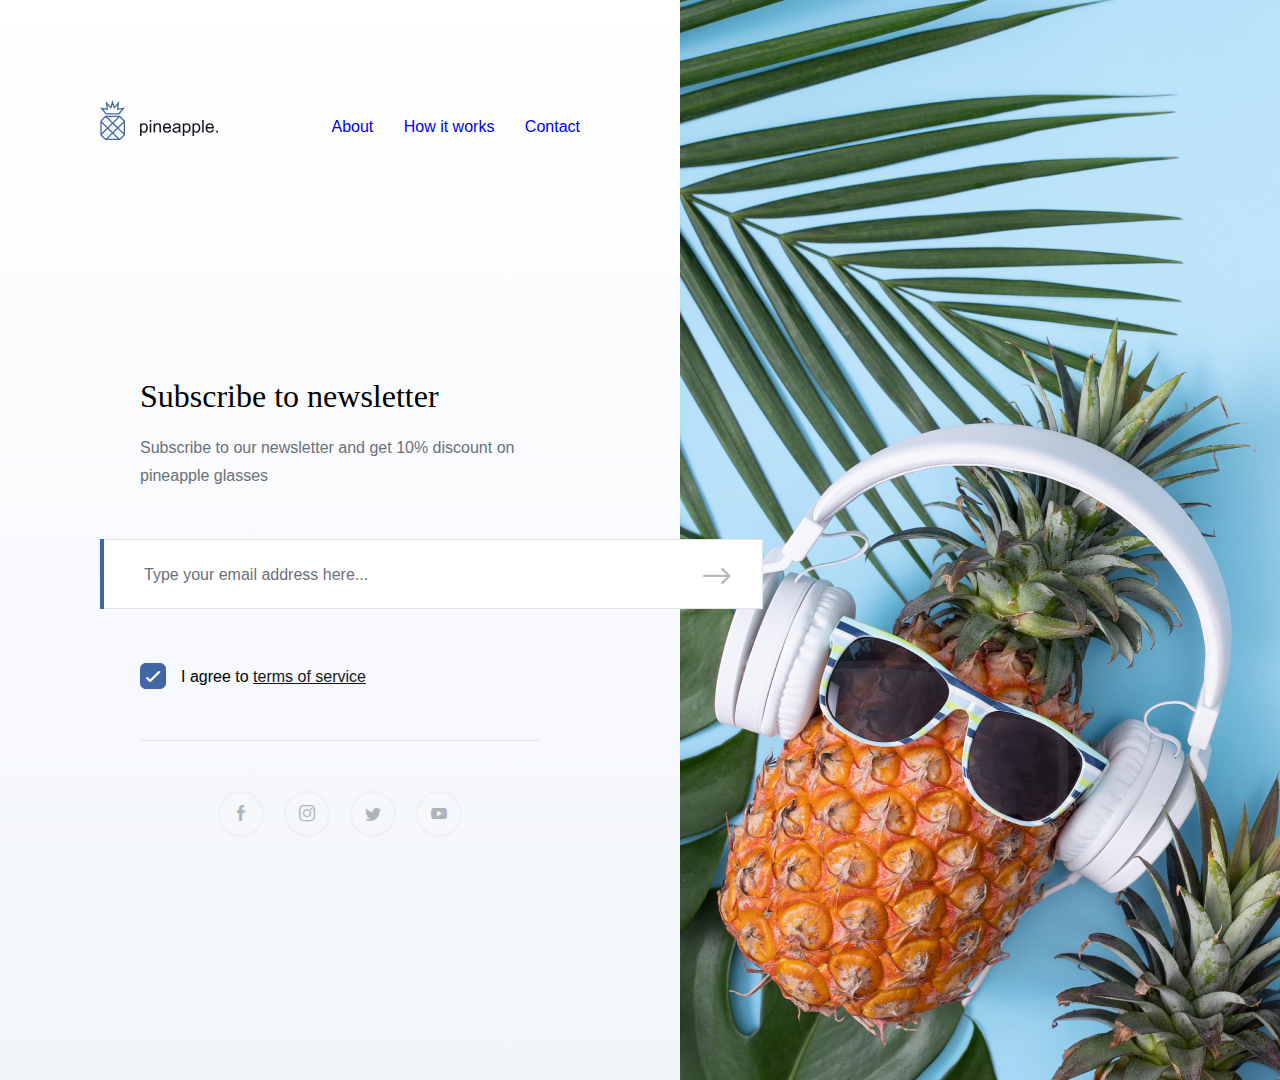
<file: Magebit_task1/index.html>
<!DOCTYPE html>
<html lang="en">
<head>
    <meta name="viewport" content="width=device-width, initial-scale=1, shrink-to-fit=no">
    <meta charset="UTF-8">
    <title>Pineapple</title>
    <link rel="stylesheet" href="css/main.css">
    <link rel="stylesheet" href="css/fontello.css">
</head>
<body>
    <div class="desktop">
        <div class="base">
            <div class="header" id="topBar">
                <div class ="logo">
                    <img src="static/logo_pineapple.svg" alt="Logo" class="logoImg">
                    <img src="static/pineapple.svg" alt="pineapple" class="logoTxt">
                </div>
                <div class ="links">
                    <a href="#"><span class="link">About</span></a>
                    <a href="#"><span class="link">How it works</span></a>
                    <a href="#"><span class="link">Contact</span></a>
                </div>
            </div>
            <div class="heading">
                <p>Subscribe to newsletter</p>
            </div>
            <div class="subheading">
                <p>Subscribe to our newsletter and get 10% discount on pineapple glasses</p>
            </div>
            <div class="input">
                <span></span>
                <div class="inputL">
                    <p>Type your email address here...</p>
                    <div class="buttonBox">
                        <div class="buttonIcon"><i class="icon-arrow"></i> </div>
                    </div>
                </div>
            </div>
            <div class="TOS">
                <svg height="26" width="26" class="checkbox">
                <rect x="0" y="0" rx="7" ry="7" width="26" height="26"/>
                    <foreignObject height="26" width="26" x="4" y="7">
                        <div class="checkboxCheck"><i class="icon-check"></i></div>
                    </foreignObject>
                </svg>
                <div class="TOS_text">
                    I agree to <a href="#">terms of service</a>
                </div>
            </div>
            <span class="Line"></span>
            <div class="icons">
                <a href="#" >
                    <svg class="fbCircle" width="46" height="46">
                        <circle r="22" cx="23" cy="23"/>
                        <foreignObject x="12" y="14" height="20" width="20">
                            <div class="circleFbIcon"><i class="icon-fb"></i></div>
                        </foreignObject>
                    </svg>
                </a>
                <a href="#">
                    <svg class="instCircle" width="46" height="46">
                        <circle r="22" cx="23" cy="23"/>
                        <foreignObject x="12" y="14" height="20" width="20">
                            <div class="circleInstIcon"><i class="icon-inst"></i></div>
                        </foreignObject>
                    </svg>
                </a>
                <a href="#">
                    <svg class="twCircle" width="46" height="46">
                        <circle r="22" cx="23" cy="23"/>
                        <foreignObject x="12" y="16" height="20" width="20">
                            <div class="circleTwIcon"><i class="icon-tw"></i></div>
                        </foreignObject>
                    </svg>
                </a>
                <a href="#">
                    <svg class="ytCircle" width="46" height="46">
                        <circle r="22" cx="23" cy="23"/>
                        <foreignObject x="13" y="16" height="20" width="20">
                            <div class="circleYtIcon"><i class="icon-yt"></i></div>
                        </foreignObject>
                    </svg>
                </a>
            </div>
        </div>
        <div class="pageBackground">
        </div>
    </div>
    <div class="mobile">
        <div class="mHeader">
            <div class ="logo">
                <img src="static/logo_pineapple.svg" alt="Logo" class="logoImg">
            </div>
            <div class ="mLinks">
                <a href="#"><span class="mLink">About</span></a>
                <a href="#"><span class="mLink">How it works</span></a>
                <a href="#"><span class="mLink">Contact</span></a>
            </div>
        </div>
        <div class="mPageBackground">
            <div class="subBlock">
                <div class="mHeading">
                    Subscribe to newsletter
                </div>
                <div class="mSubHeading">
                    Subscribe to our newsletter and get 10% discount on pineapple glasses.
                </div>
                <div class="group">
                    <span></span>
                    <div class="mInput">
                        <p>Type your email address here...</p>
                        <div class="mButtonBox">
                            <div class="mButtonIcon"><i class="icon-arrow"></i></div>
                        </div>
                    </div>
                </div>
                <div class="TOS">
                    <svg height="26" width="26" class="checkbox">
                        <rect x="0" y="0" rx="7" ry="7" width="26" height="26"/>
                        <foreignObject height="26" width="26" x="4" y="7">
                            <div class="checkboxCheck"><i class="icon-check"></i></div>
                        </foreignObject>
                    </svg>
                    <div class="TOS_text">
                        I agree to <a href="#">terms of service</a>
                    </div>
                </div>
                <span class="Line"></span>
                <div class="icons">
                    <a href="#" >
                        <svg class="fbCircle" width="46" height="46">
                            <circle r="22" cx="23" cy="23"/>
                            <foreignObject x="12" y="14" height="20" width="20">
                                <div class="circleFbIcon"><i class="icon-fb"></i></div>
                            </foreignObject>
                        </svg>
                    </a>
                    <a href="#">
                        <svg class="instCircle" width="46" height="46">
                            <circle r="22" cx="23" cy="23"/>
                            <foreignObject x="12" y="14" height="20" width="20">
                                <div class="circleInstIcon"><i class="icon-inst"></i></div>
                            </foreignObject>
                        </svg>
                    </a>
                    <a href="#">
                        <svg class="twCircle" width="46" height="46">
                            <circle r="22" cx="23" cy="23"/>
                            <foreignObject x="12" y="16" height="20" width="20">
                                <div class="circleTwIcon"><i class="icon-tw"></i></div>
                            </foreignObject>
                        </svg>
                    </a>
                    <a href="#">
                        <svg class="ytCircle" width="46" height="46">
                            <circle r="22" cx="23" cy="23"/>
                            <foreignObject x="13" y="16" height="20" width="20">
                                <div class="circleYtIcon"><i class="icon-yt"></i></div>
                            </foreignObject>
                        </svg>
                    </a>
                </div>
            </div>
        </div>
    </div>
</body>
</html>
</file>
<file: Magebit_task1/css/main.css>
body
{
    margin: 0;
    padding: 0;
    font-family: "prompt", sans-serif;
}
.desktop {
    display: flex;
}
.base {
    height: 1080px;
    width: 680px;
    background-image: linear-gradient(to bottom, #FFFFFF, #F2F5FA);
}
.header
{
    margin: 100px;
    width: 480px;
    display:flex;
    position:relative;
}
.logo
{
    height: 40px;
    width: 130px;
}
.logoImg {
    height: 40px;
    width: 25px;
}
.logoTxt {
    margin-left: 11px;
    margin-top:20px;
    margin-bottom:4px;
}
.links {
    font-size: 16px;
    font-style: normal;
    font-weight: 400;
    line-height: 26px;
    letter-spacing: 0;
    text-align: left;
    color: #6A707B;
    margin-top: 14px;
    position: absolute;
    right:0;
}
.links a {
    text-decoration: none;
}
.link {
    margin-left: 26px;
    margin-right: 0;
}
.heading {
    margin-top:234px;
    margin-left: 140px;
    width:400px;
    height: 44px;
    font-family: Georgia;
    font-size: 32px;
    font-style: normal;
    font-weight: 400;
    line-height: 44px;
    letter-spacing: 0;
    text-align: left;
}
.subheading {
    margin-left: 140px;
    font-family: Arial;
    font-size: 16px;
    font-style: normal;
    font-weight: 400;
    line-height: 28px;
    letter-spacing: 0;
    text-align: left;
    width:400px;
    color:#6A707B;
}
.input {
    position:relative;
    width:663px;
    height:70px;
    margin-top:49px;
    margin-left:100px;
    margin-right: -83px;
    display: flex;
}
.input span {
    background-color:#4066A5;
    display:block;
    width:4px;
    height:70px;
}
.inputL {
    border-style: solid;
    border-width: 1px 1px 1px 0;
    border-color:#E3E3E4;
    background-color: #FFFFFF;
    width:659px;
    display: flex;
    position: relative;
}
.buttonBox {
    position: absolute;
    right:0;
    width: 83px;
    height:68px;
}
.buttonIcon {
    margin-right: 40px;
    margin-top: 27px;
    position: absolute;
    right: 0;
}

.buttonIcon i {
    color: #131821;
    opacity: 0.3;
}

.input:hover {
    box-shadow: 0 30px 40px 40px rgba(19, 24, 33, 0.06);
}

.inputL p {
    margin-left:40px;
    margin-top:23px;
    margin-bottom:23px;
    color:#6A707B;
    line-height: 24px;
}
.checkbox rect {
    fill:#4066A5;
    stroke:#4066A5;
    stroke-width: 1;
}
.checkboxCheck {
    color:#FFFFFF;
    font-size:11px;
}
.TOS {
    display:flex;
    margin-left: 140px;
    margin-top: 54px;
}
.TOS_text {
    margin-left: 15px;
    font-family: Arial;
    font-size: 16px;
    font-style: normal;
    font-weight: 400;
    line-height: 28px;
    letter-spacing: 0;
    text-align: left;
}
.TOS_text a:link, a:visited {
    color:#131821;
}
.TOS_text a:hover{
    color:#4066A5;
}
.TOS_text a:active{
    color:#233759;
}
.Line {
    margin-top:49px;
    margin-left:140px;
    display: block;
    width:400px;
    height:1px;
    background-color:#E3E3E4;
}
.icons {
    margin-left: 218px;
    margin-top :50px;
    display: flex;
}
.icons svg {
    margin-right: 20px;
    fill: none;
    stroke:#E3E3E4;
    stroke-width: 2px;
    color:#131821;
    opacity: 0.3;
}

.circleFbIcon {
    font-size:16px;
}
.circleInstIcon {
    font-size:16px;
}
.circleTwIcon {
    font-size:13px;
}
.circleYtIcon {
    font-size:11px
}

.fbCircle:hover{
    color:#FFFFFF;
    stroke:#4267B2;
    fill:#4267B2;
    opacity: 1;
    /*background-image: linear-gradient(to top, rgba(19, 24, 33, 0.3), rgba(19, 24, 33, 0.1)); */
    box-shadow: 0 20px 40px rgba(19, 24, 33, 0.3);
    -moz-box-shadow: 0 20px 40px rgba(19, 24, 33, 0.3);
    -webkit-box-shadow: 0 20px 40px rgba(19, 24, 33, 0.3);
    -o-box-shadow: 0 20px 40px rgba(19, 24, 33, 0.3);
    border-radius:100px;
}
.fbCircle:active {
    color:#FFFFFF;
    stroke:#2F4A80;
    fill:#2F4A80;
    opacity:1;
}
.instCircle:hover {
    color:#FFFFFF;
    stroke:#C13584;
    fill:#C13584;
    opacity:1;
    box-shadow: 0 20px 40px rgba(19, 24, 33, 0.3);
    -moz-box-shadow: 0 20px 40px rgba(19, 24, 33, 0.3);
    -webkit-box-shadow: 0 20px 40px rgba(19, 24, 33, 0.3);
    -o-box-shadow: 0 20px 40px rgba(19, 24, 33, 0.3);
    border-radius:100px;
}
.instCircle:active {
    color:#FFFFFF;
    stroke:#8F2762;
    fill:#8F2762;
    opacity:1;
}
.twCircle:hover {
    color:#FFFFFF;
    stroke:#1DA1F2;
    fill:#1DA1F2;
    opacity:1;
    box-shadow: 0 20px 40px rgba(19, 24, 33, 0.3);
    -moz-box-shadow: 0 20px 40px rgba(19, 24, 33, 0.3);
    -webkit-box-shadow: 0 20px 40px rgba(19, 24, 33, 0.3);
    -o-box-shadow: 0 20px 40px rgba(19, 24, 33, 0.3);
    border-radius:100px;
}
.twCircle:active {
    color:#FFFFFF;
    stroke:#177FBF;
    fill:#177FBF;
    opacity:1;
}
.ytCircle:hover {
    color: #FFFFFF;
    stroke:#FF0000;
    fill:#FF0000;
    opacity:1;
    box-shadow: 0 20px 40px rgba(19, 24, 33, 0.3);
    -moz-box-shadow: 0 20px 40px rgba(19, 24, 33, 0.3);
    -webkit-box-shadow: 0 20px 40px rgba(19, 24, 33, 0.3);
    -o-box-shadow: 0 20px 40px rgba(19, 24, 33, 0.3);
    border-radius:100px;
}
.ytCircle:active {
    color:#FFFFFF;
    stroke:#CC0000;;
    fill:#CC0000;
    opacity: 1;
}

.pageBackground {
    background-image:url("../static/image_summer.png");
    width: 1240px;
    height: 1080px;
    /* ; */
}


/* if desktop */
@media only screen and (min-width: 795px) {
    .mobile {
        display: none;
    }

    @media only screen and (min-height: 660px) {
        body {
            overflow-y: hidden;
        }
    }
    @media only screen and (max-height: 850px) {
        .heading {
            margin-top: 20%;
        }

    }
    @media only screen and (max-height: 750px) {
        .heading {
            margin-top: 50px;
        }

        .header {
            margin-bottom: 50px;
        }
    }
}

@media only screen and (max-width: 795px) {
    @media only screen and (min-height: 600px) {
        body {
            overflow-y:hidden;
        }
    }
    .desktop {display: none;}
    .mobile{display: block; }
    .mHeader {
        width: 100%;
        height: 66px;
        display: flex;
        position: relative;
    }
    .logo {
        margin-left:20px;
        margin-top:10px;
    }
    .mLinks {
        position: absolute;
        right: 20px;
        margin-top:21px;
    }
    .mLinks a {
        margin-left:20px;
        font-family: Arial;
        font-style: normal;
        font-weight: normal;
        font-size: 14px;
        line-height: 24px;
        text-decoration: none;
        color: #6A707B;
    }
    .mPageBackground {
        background-image:url("../static/image_summer.png");
        width: 1240px;
        height: 1080px;
        max-width: 100%;
        padding-top: 188px;
    }
    @media only screen and (max-height: 630px){
        .mPageBackground {
            padding-top:50px;
        }
    }
    .subBlock {
        background: linear-gradient(180deg, #FFFFFF 0%, #F2F5FA 100%);
        margin-right: 5%;
        margin-left: 5%;
        width:90%;
        height: 371px;
        padding-top:30px;
    }
    .mHeading {
        margin-right:5%;
        margin-left:5%;
        font-family: Georgia;
        text-align:left;
        font-style: normal;
        font-weight: 400;
        font-size: 24px;
        line-height: 34px;
        color: #131821;
    }
    .mSubHeading {
        margin-right:5%;
        margin-left:5%;
        margin-top: 10px;
        font-family: Arial;
        font-style: normal;
        font-weight: normal;
        font-size: 14px;
        line-height: 26px;
        color: #6A707B;
    }
    .mInput {
        width:95%;
        border-style: solid;
        border-width: 1px 1px 1px 0;
        border-color:#E3E3E4;
        background-color: #FFFFFF;
        display: flex;
        position:relative;
    }
    .group {
        display: flex;
        position:relative;
        width:90%;
        height:60px;
        margin-top:20px;
        margin-left:5%;
        margin-right:5%;
    }
    .group span {
        background-color:#4066A5;
        display:block;
        width:4px;
        height:60px;
    }
    .mInput p {
        margin-left:5%;
        margin-top:18px;
        margin-bottom:18px;
        color:#6A707B;
        line-height: 24px;
    }
    .mButtonBox {
        position: absolute;
        right: 0;
        width: 50px;
        height: 60px;
    }
    .mButtonIcon {
        margin-right: 21px;
        margin-top: 23px;
        position: absolute;
        right: 0;
    }
    .mButtonIcon i {
        color: #131821;
        opacity: 0.3;
    }
    .checkbox rect {
        fill:#4066A5;
        stroke:#4066A5;
        stroke-width: 1;
    }
    .checkboxCheck {
        color:#FFFFFF;
        font-size:11px;
    }
    .TOS {
        display:flex;
        margin-left: 5%;
        margin-top: 21px;
    }
    .TOS_text {
        margin-left: 15px;
        font-family: Arial;
        font-size: 16px;
        font-style: normal;
        font-weight: 400;
        line-height: 28px;
        letter-spacing: 0;
        text-align: left;
    }
    .TOS_text a:link, a:visited {
        color:#131821;
    }
    .TOS_text a:hover{
        color:#4066A5;
    }
    .TOS_text a:active{
        color:#233759;
    }
    .Line {
        margin-top:20px;
        margin-left:5%;
        margin-right:5%;
        display: block;
        width:295px;
        height:1px;
        background-color:#E3E3E4;
    }
    .icons {
        margin-left: 12.5%;
        margin-top :20px;
        display: flex;
    }
    .icons svg {
        margin-right:20px;
    }
}

/* if mobile device max width 480px
@media only screen and (max-device-width: 480px) {
    .mobile_device_480px{display: block;}
    .desktop {display: none;}
}

/* if mobile device max width 380px
@media only screen and (max-device-width: 380px) {
    .mobile_device_380px{display: block;}
    .desktop {display: none;}
}
*/
</file>
<file: Magebit_task1/css/fontello.css>
@font-face {
  font-family: 'fontello';
  src: url('../font/fontello.eot?86758697');
  src: url('../font/fontello.eot?86758697#iefix') format('embedded-opentype'),
       url('../font/fontello.woff2?86758697') format('woff2'),
       url('../font/fontello.woff?86758697') format('woff'),
       url('../font/fontello.ttf?86758697') format('truetype'),
       url('../font/fontello.svg?86758697#fontello') format('svg');
  font-weight: normal;
  font-style: normal;
}
/* Chrome hack: SVG is rendered more smooth in Windozze. 100% magic, uncomment if you need it. */
/* Note, that will break hinting! In other OS-es font will be not as sharp as it could be */
/*
@media screen and (-webkit-min-device-pixel-ratio:0) {
  @font-face {
    font-family: 'fontello';
    src: url('../font/fontello.svg?86758697#fontello') format('svg');
  }
}
*/
 
 [class^="icon-"]:before, [class*=" icon-"]:before {
  font-family: "fontello";
  font-style: normal;
  font-weight: normal;
  speak: never;
 
  display: inline-block;
  text-decoration: inherit;
  width: 1em;
  margin-right: .2em;
  text-align: center;
  /* opacity: .8; */
 
  /* For safety - reset parent styles, that can break glyph codes*/
  font-variant: normal;
  text-transform: none;
 
  /* fix buttons height, for twitter bootstrap */
  line-height: 1em;
 
  /* Animation center compensation - margins should be symmetric */
  /* remove if not needed */
  margin-left: .2em;
 
  /* you can be more comfortable with increased icons size */
  /* font-size: 120%; */
 
  /* Font smoothing. That was taken from TWBS */
  -webkit-font-smoothing: antialiased;
  -moz-osx-font-smoothing: grayscale;
 
  /* Uncomment for 3D effect */
  /* text-shadow: 1px 1px 1px rgba(127, 127, 127, 0.3); */
}
 
.icon-fb:before { content: '\e800'; } /* '' */
.icon-arrow:before { content: '\e801'; } /* '' */
.icon-check:before { content: '\e802'; } /* '' */
.icon-yt:before { content: '\e803'; } /* '' */
.icon-tw:before { content: '\e804'; } /* '' */
.icon-inst:before { content: '\e805'; } /* '' */
</file>
